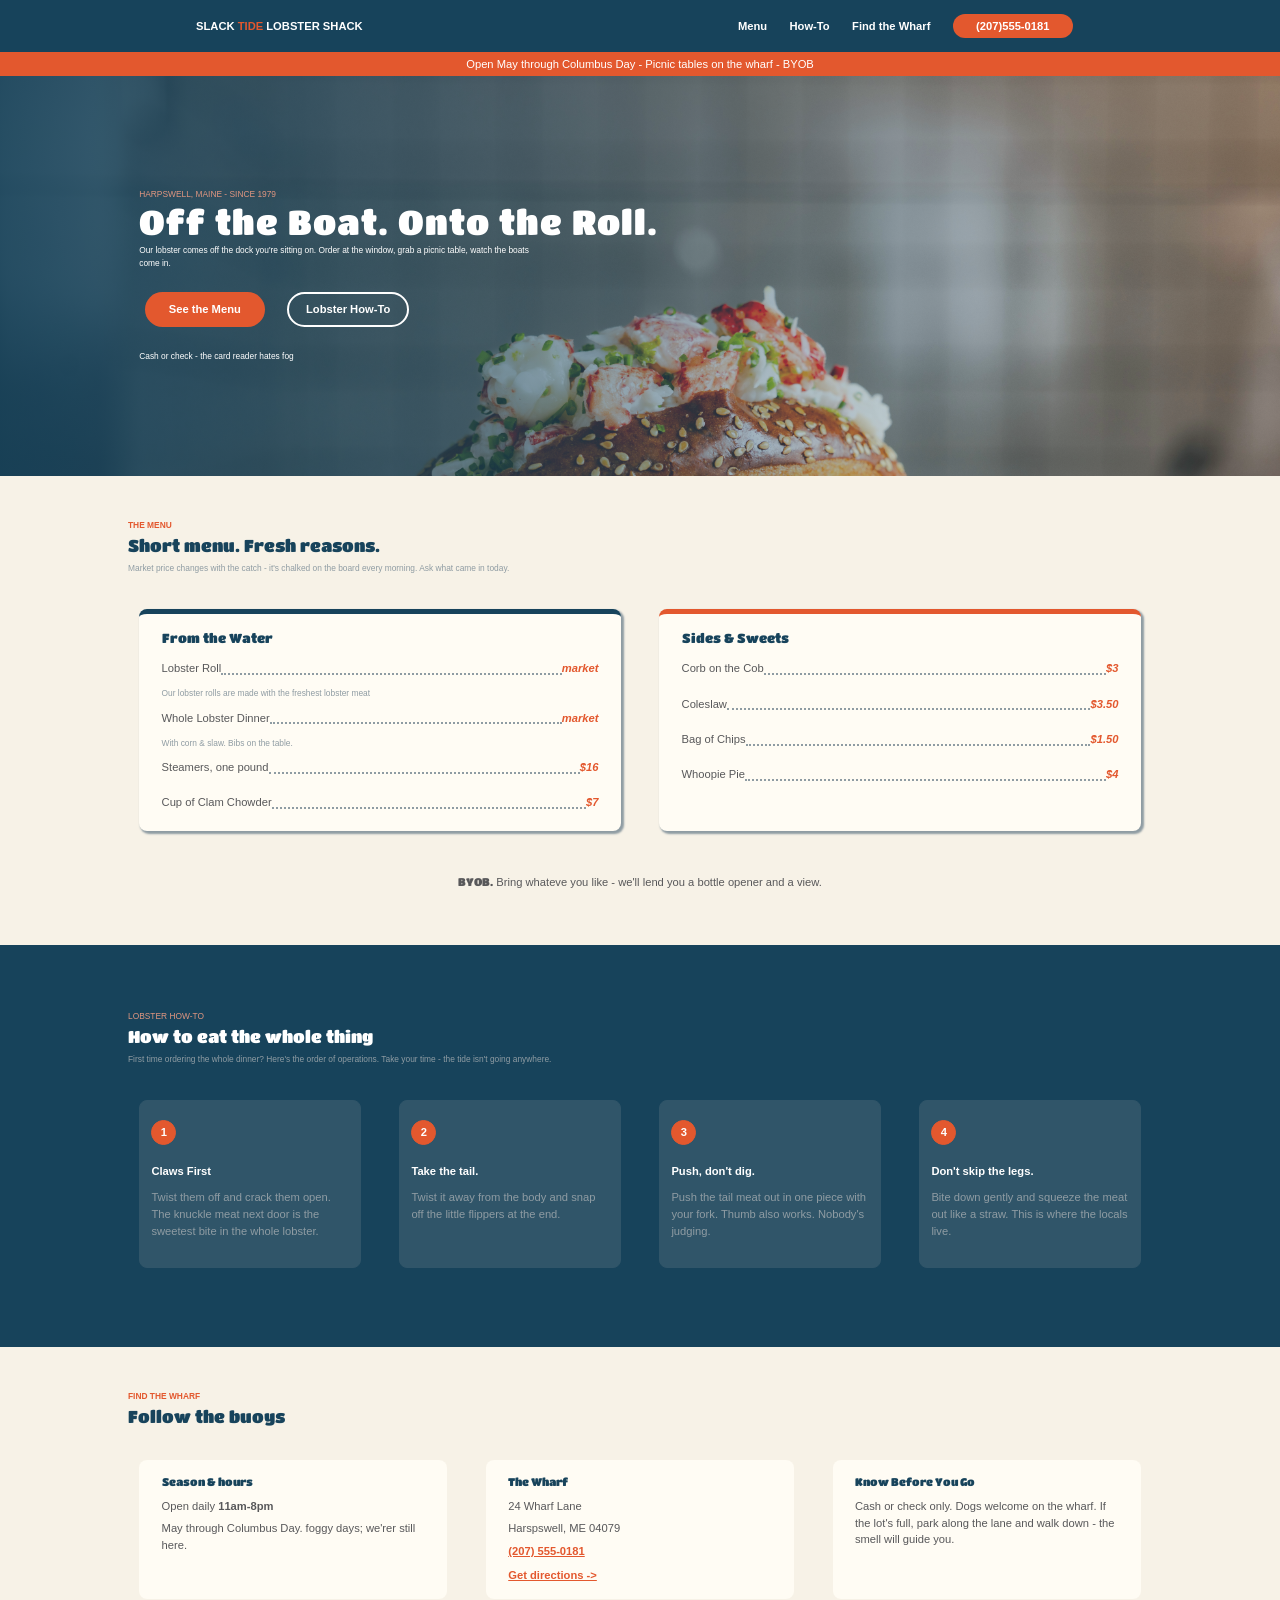
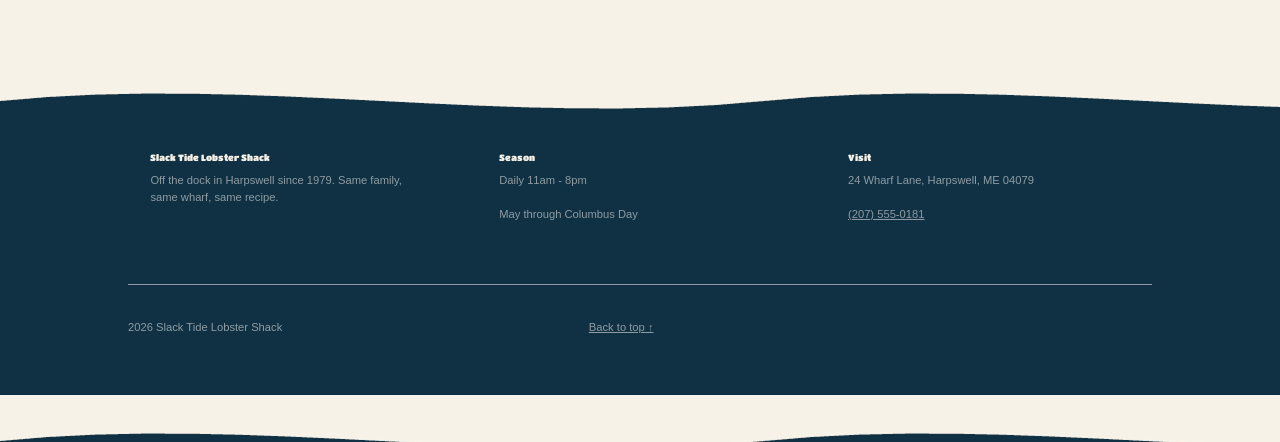
<file: index.html>
<!DOCTYPE html>
<html lang="en">
<head>
    <meta charset="UTF-8">
    <meta name="viewport" content="width=device-width, initial-scale=1.0">
    <title>Maine Lobster</title>

    <link rel="stylesheet" href="css/normalize.css">
    <link rel="stylesheet" href="css/styles.css">
    <link rel="preconnect" href="https://fonts.googleapis.com">
    <link rel="preconnect" href="https://fonts.gstatic.com" crossorigin>
    <link href="https://fonts.googleapis.com/css2?family=Gabarito:wght@400..900&family=Lexend:wght@100..900&family=Roboto:ital,wght@0,100..900;1,100..900&family=Source+Sans+3:ital,wght@0,200..900;1,200..900&family=Titan+One&display=swap" rel="stylesheet">
    <link rel="stylesheet" href="https://fonts.googleapis.com/css2?family=Material+Symbols+Outlined:opsz,wght,FILL,GRAD@20..48,100..700,0..1,-50..200&icon_names=menu" />
</head>
<body>
    <header>
        <nav>
            <section class="nav-container">
            <a class="logo" href="#headline">SLACK <span class="special" > TIDE </span> LOBSTER SHACK</a>
            <ul>
                <li class="navbar-list"><a href="#menu">Menu</a></li>
                <li class="navbar-list"><a href="#how-to">How-To</a></li>
                <li class="navbar-list"><a href="#find-the-wharf">Find the Wharf</a></li>
                <li class="navbar-list"><a href="#+12075550181" class="call">(207)555-0181</a></li>
                <li class="burger"><span class="material-symbols-outlined">
menu</span></li>
            </ul>
        </section>
        </nav>
    </header>
     <p class="ofert">Open May through Columbus Day - Picnic tables on the wharf - BYOB</p>
    <main>
        <section class="headline" id="headline">
            <h4 class="foundation">HARPSWELL, MAINE - SINCE 1979</h4>
            <h1>Off the Boat. Onto the Roll.</h1>
             <p class="headline-text">Our lobster comes off the dock you're sitting on. Order at the window, grab a picnic table, watch the boats come in.</p>
        <section class="buttom-menu">
            <a href="#menu" class="call btn-active">See the Menu</a>
            <a href="#how-to" class="call btn-inactive">Lobster How-To</a>
        </section>
        <p class="headline-text">Cash or check - the card reader hates fog</p>
        </section>
    </main>
    <section >
        <section class="menu" id="menu">
        <h4 class="foundation menu-tag">The Menu</h4>
        <h2 class="subtitle">Short menu. Fresh reasons.</h2>
        <p class="description">Market price changes with the catch - it's chalked on the board every morning. Ask what came in today.</p>
            <section class="menu-down">
                <section class="card">
                <h3 class="subtitle-card">From the Water</h3>
                <ul class="menu-items">
                    <li>
                        <section class="lines">
                            <p class="names">Lobster Roll</p>
                            <p class="dot"></p>
                            <p class="price">market</p>
                        </section>
                        <p class="description">Our lobster rolls are made with the freshest lobster meat</p>
                    </li>
                    <li>
                        <section class="lines">
                            <p class="names">Whole Lobster Dinner</p>
                            <p class="dot"></p>
                            <p class="price">market</p>
                            </section>
                            <p class="description">With corn & slaw. Bibs on the table.</p>
                    </li>
                    <li>
                        <section class="lines">
                            <p class="names">Steamers, one pound</p>
                            <p class="dot"></p>
                            <p class="price">$16</p>
                        </section>
                    </li>
                    <li>
                        <section class="lines">
                            <p class="names">Cup of Clam Chowder</p>
                            <p class="dot"></p>
                            <p class="price">$7</p>
                        </section>
                    </li>
                </ul>
            </section>
            <section class="card line-change">
                <h3 class="subtitle-card">Sides & Sweets</h3>
                <ul class="menu-items">
                    <li>
                        <section class="lines">
                            <p class="names">Corb on the Cob</p>
                            <p class="dot"></p>
                            <p class="price">$3</p>
                        </section>
                    </li>
                    <li>
                        <section class="lines">
                            <p class="names">Coleslaw</p>
                            <p class="dot"></p>
                            <p class="price">$3.50</p>
                        </section>
                    </li>
                    <li> 
                        <section class="lines">
                            <p class="names">Bag of Chips</p>
                            <p class="dot"></p>
                            <p class="price">$1.50</p>
                        </section>
                    </li>
                    <li>
                        <section class="lines">
                            <p class="names">Whoopie Pie</p>
                            <p class="dot"></p>
                            <p class="price">$4</p>
                        </section>
                    </li>
                </ul>
            </section>
        </section>
        <p class="byob"><strong>BYOB.</strong> Bring whateve you like - we'll lend you a bottle opener and a view.</p>
    </section>
    <section class="how-to" id="how-to"">
        <section class="menu">
            <h4 class="foundation">LOBSTER HOW-TO</h4>
            <h2 class="subtitle active-text">How to eat the whole thing</h2>
            <p class="description">First time ordering the whole dinner? Here's the order of operations. Take your time - the tide isn't going anywhere.</p>
            <section class="menu-down cards-two-column">
                <section class="card card-how-to">
                    <h4 class="card-number">1</h4>
                    <h4 class="card-description-title">Claws First</h4>
                    <p class="card-description">Twist them off and crack them open. The knuckle meat next door is the sweetest bite in the whole lobster.</p>
                </section>
                <section class="card card-how-to">
                    <h4 class="card-number">2</h4>
                    <h4 class="card-description-title">Take the tail.</h4>
                    <p class="card-description">Twist it away from the body and snap off the little flippers at the end.</p>
                </section>
                <section class="card card-how-to">
                    <h4 class="card-number">3</h4>
                    <h4 class="card-description-title">Push, don't dig.</h4>
                     <p class="card-description">Push the tail meat out in one piece with your fork. Thumb also works. Nobody's judging.</p>
                </section>
                <section class="card card-how-to">
                    <h4 class="card-number">4</h4>
                    <h4 class="card-description-title">Don't skip the legs.</h4>
                    <p class="card-description">Bite down gently and squeeze the meat out like a straw. This is where the locals live.</p>
                </section>
            </section>
        </section>
    </section>
    <section class="information" id="find-the-wharf">
       <section class="menu">
        <h4 class="foundation menu-tag">FIND THE WHARF</h4>
         <h2 class="subtitle">Follow the buoys</h2>
           <section class="menu-down">
            <section class="card card-details">
                <h4 class="subtitle-card">Season & hours</h4>
                <p class="card-text">Open daily <strong> 11am-8pm</strong></p>
                <p class="card-text">May through Columbus Day. foggy days; we'rer still here. </p>
            </section>
            <section class="card card-details">
                <h4 class="subtitle-card">The Wharf</h4>
                <p class="card-text">24 Wharf Lane</p>
                <p class="card-text">Harspswell, ME 04079</p>
                <a  class="links" href="#">(207) 555-0181</a>
                <a class="links" >Get directions -></a>
            </section>
            <section class="card card-details">
                <h4 class="subtitle-card">Know Before You Go</h4>
                <p class="card-text">Cash or check only. Dogs welcome on the wharf. If the lot's full, park along the lane and walk down - the smell will guide you.</p>
            </section>
           </section>
       </section>
    </section>
    <footer> 
        <section class="menu">
            <section class="menu-down">
            <section class=" card card-footer" >
                <h5 class="subtitle-card subtitle-color">Slack Tide Lobster Shack</h5>
                <p class="card-description">Off the dock in Harpswell since 1979. Same family, same wharf, same recipe.</p>
            </section>
            <section class=" card card-footer">
                <h5 class="subtitle-card subtitle-color">Season</h5>
                <p class="card-description">Daily 11am - 8pm</p>
                <p class="card-description">May through Columbus Day</p>
            </section>
            <section class=" card card-footer">
                 <h5 class="subtitle-card subtitle-color">Visit</h5>
                <p class="card-description">24 Wharf Lane, Harpswell, ME 04079</p>
                <a class="card-description card-underline-text" href="#">(207) 555-0181</a>
            </section>
            </section>
            <section class="menu back-to-top">
                <p class="card-description">2026 Slack Tide Lobster Shack</p>
                <a class="card-description card-underline-text" href="">Back to top ↑</a>
            </section>
          
        </section>
    </footer>
</body>
</html>
</file>
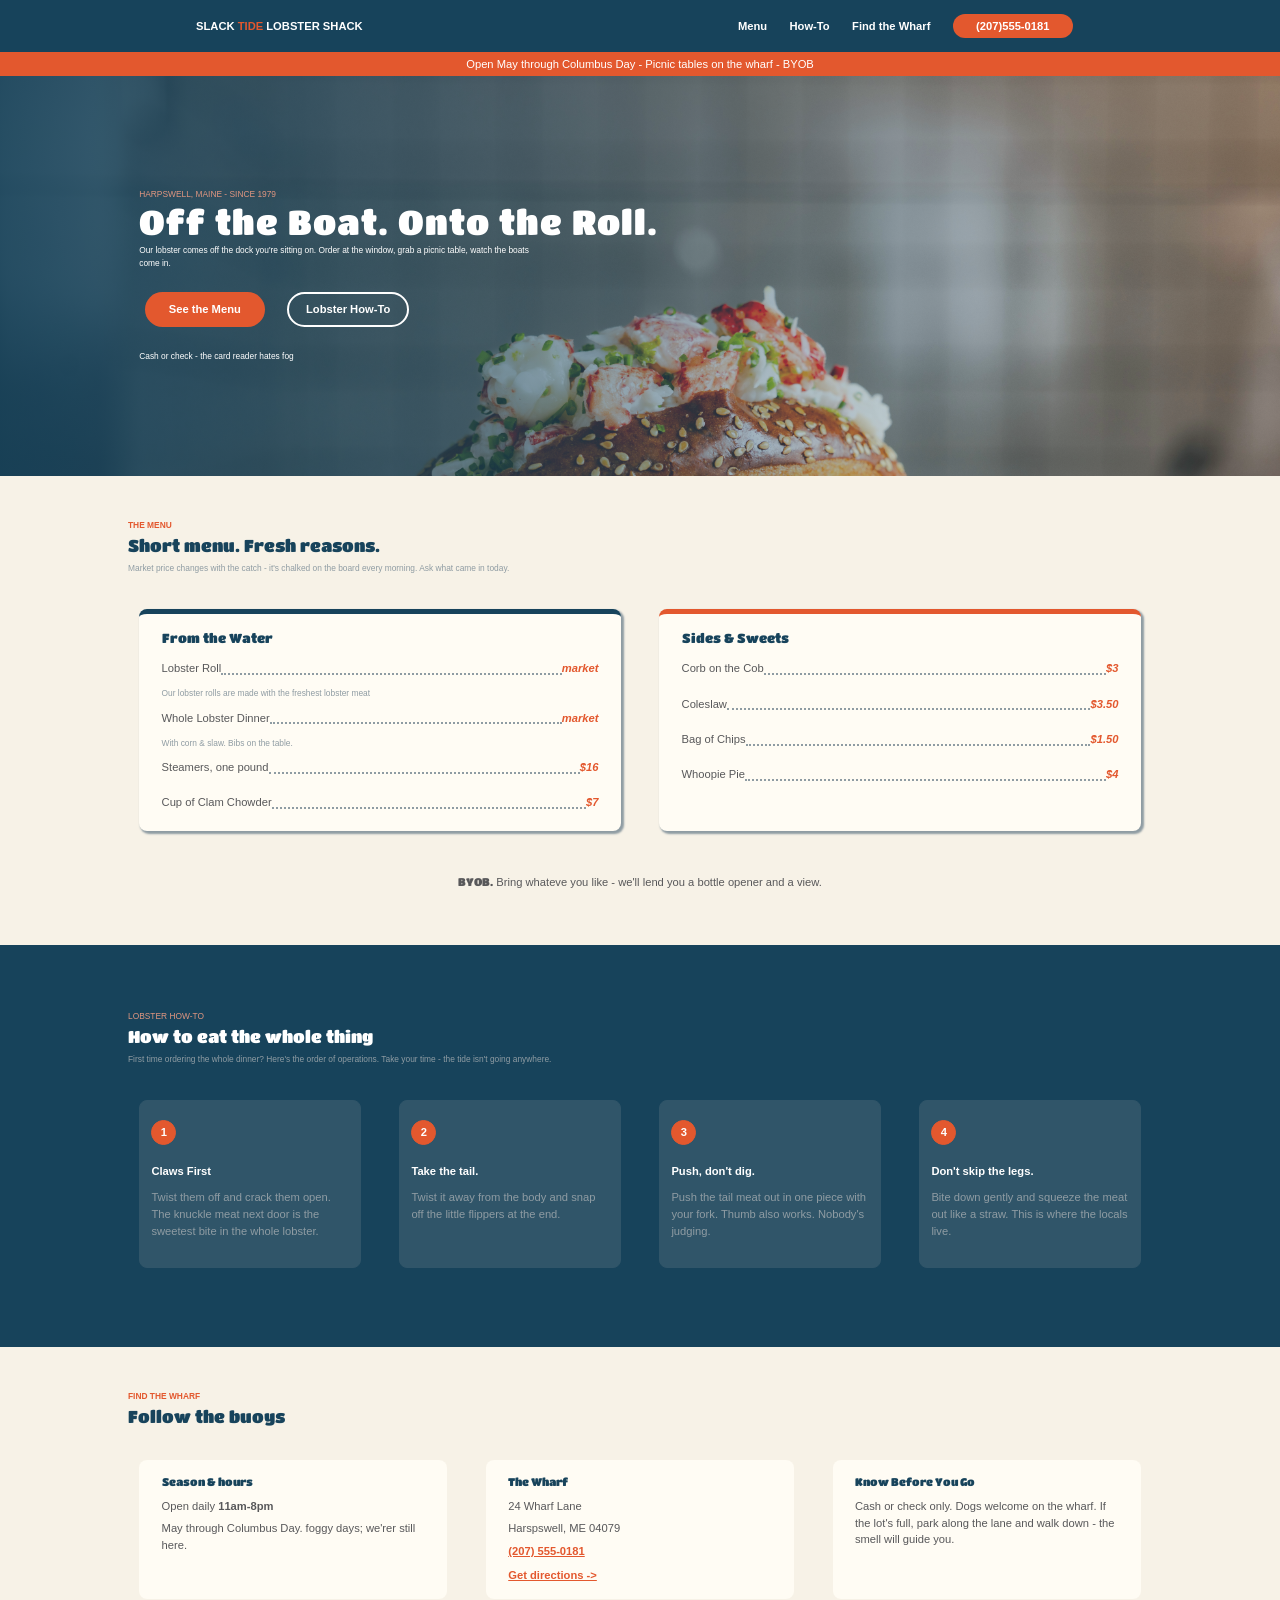
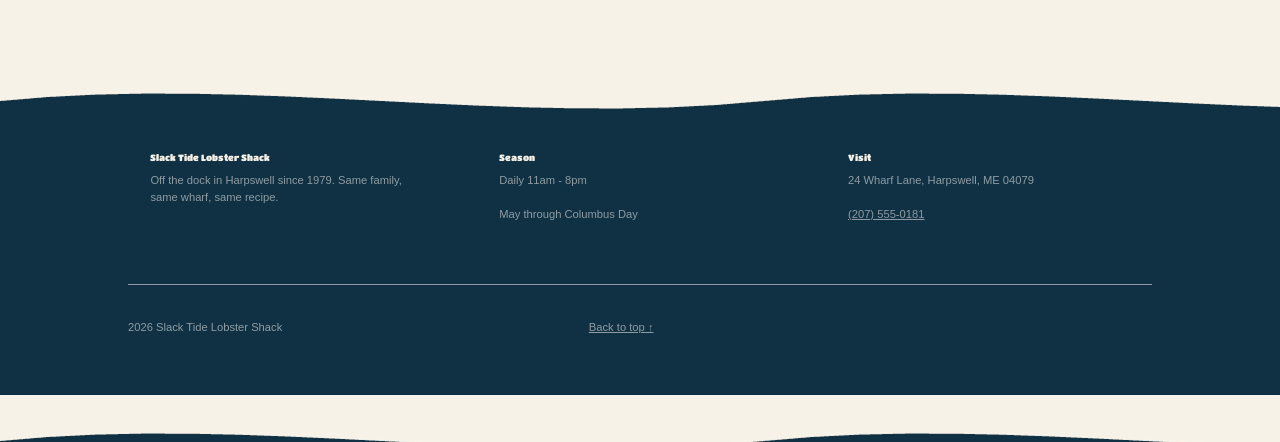
<file: mainelobster.html>
<!DOCTYPE html>
<html lang="en">
<head>
    <meta charset="UTF-8">
    <meta name="viewport" content="width=device-width, initial-scale=1.0">
    <title>Maine Lobster</title>

    <link rel="stylesheet" href="css/normalize.css">
    <link rel="stylesheet" href="css/styles.css">
    <link rel="preconnect" href="https://fonts.googleapis.com">
    <link rel="preconnect" href="https://fonts.gstatic.com" crossorigin>
    <link href="https://fonts.googleapis.com/css2?family=Gabarito:wght@400..900&family=Lexend:wght@100..900&family=Roboto:ital,wght@0,100..900;1,100..900&family=Source+Sans+3:ital,wght@0,200..900;1,200..900&family=Titan+One&display=swap" rel="stylesheet">
    <link rel="stylesheet" href="https://fonts.googleapis.com/css2?family=Material+Symbols+Outlined:opsz,wght,FILL,GRAD@20..48,100..700,0..1,-50..200&icon_names=menu" />
</head>
<body>
    <header>
        <nav>
            <section class="nav-container">
            <a class="logo" href="#">SLACK <span class="special" > TIDE </span> LOBSTER SHACK</a>
            <ul>
                <li class="navbar-list"><a href="#">Menu</a></li>
                <li class="navbar-list"><a href="#">How-To</a></li>
                <li class="navbar-list"><a href="#">Find the Wharf</a></li>
                <li class="navbar-list"><a href="#" class="call">(207)555-0181</a></li>
                <li class="burger"><span class="material-symbols-outlined">
menu</span></li>
            </ul>
        </section>
        </nav>
    </header>
     <p class="ofert">Open May through Columbus Day - Picnic tables on the wharf - BYOB</p>
    <main>
        <section class="headline">
            <h4 class="foundation">HARPSWELL, MAINE - SINCE 1979</h4>
            <h1>Off the Boat. Onto the Roll.</h1>
             <p class="headline-text">Our lobster comes off the dock you're sitting on. Order at the window, grab a picnic table, watch the boats come in.</p>
        <section class="buttom-menu">
            <a href="#" class="call btn-active">See the Menu</a>
            <a href="#" class="call btn-inactive">Lobster How-To</a>
        </section>
        <p class="headline-text">Cash or check - the card reader hates fog</p>
        </section>
    </main>
    <section >
        <section class="menu">
        <h4 class="foundation menu-tag">The Menu</h4>
        <h2 class="subtitle">Short menu. Fresh reasons.</h2>
        <p class="description">Market price changes with the catch - it's chalked on the board every morning. Ask what came in today.</p>
            <section class="menu-down">
                <section class="card">
                <h3 class="subtitle-card">From the Water</h3>
                <ul class="menu-items">
                    <li>
                        <section class="lines">
                            <p class="names">Lobster Roll</p>
                            <p class="dot"></p>
                            <p class="price">market</p>
                        </section>
                        <p class="description">Our lobster rolls are made with the freshest lobster meat</p>
                    </li>
                    <li>
                        <section class="lines">
                            <p class="names">Whole Lobster Dinner</p>
                            <p class="dot"></p>
                            <p class="price">market</p>
                            </section>
                            <p class="description">With corn & slaw. Bibs on the table.</p>
                    </li>
                    <li>
                        <section class="lines">
                            <p class="names">Steamers, one pound</p>
                            <p class="dot"></p>
                            <p class="price">$16</p>
                        </section>
                    </li>
                    <li>
                        <section class="lines">
                            <p class="names">Cup of Clam Chowder</p>
                            <p class="dot"></p>
                            <p class="price">$7</p>
                        </section>
                    </li>
                </ul>
            </section>
            <section class="card line-change">
                <h3 class="subtitle-card">Sides & Sweets</h3>
                <ul class="menu-items">
                    <li>
                        <section class="lines">
                            <p class="names">Corb on the Cob</p>
                            <p class="dot"></p>
                            <p class="price">$3</p>
                        </section>
                    </li>
                    <li>
                        <section class="lines">
                            <p class="names">Coleslaw</p>
                            <p class="dot"></p>
                            <p class="price">$3.50</p>
                        </section>
                    </li>
                    <li> 
                        <section class="lines">
                            <p class="names">Bag of Chips</p>
                            <p class="dot"></p>
                            <p class="price">$1.50</p>
                        </section>
                    </li>
                    <li>
                        <section class="lines">
                            <p class="names">Whoopie Pie</p>
                            <p class="dot"></p>
                            <p class="price">$4</p>
                        </section>
                    </li>
                </ul>
            </section>
        </section>
        <p class="byob"><strong>BYOB.</strong> Bring whateve you like - we'll lend you a bottle opener and a view.</p>
    </section>
    <section class="how-to">
        <section class="menu">
            <h4 class="foundation">LOBSTER HOW-TO</h4>
            <h2 class="subtitle active-text">How to eat the whole thing</h2>
            <p class="description">First time ordering the whole dinner? Here's the order of operations. Take your time - the tide isn't going anywhere.</p>
            <section class="menu-down cards-two-column">
                <section class="card card-how-to">
                    <h4 class="card-number">1</h4>
                    <h4 class="card-description-title">Claws First</h4>
                    <p class="card-description">Twist them off and crack them open. The knuckle meat next door is the sweetest bite in the whole lobster.</p>
                </section>
                <section class="card card-how-to">
                    <h4 class="card-number">2</h4>
                    <h4 class="card-description-title">Take the tail.</h4>
                    <p class="card-description">Twist it away from the body and snap off the little flippers at the end.</p>
                </section>
                <section class="card card-how-to">
                    <h4 class="card-number">3</h4>
                    <h4 class="card-description-title">Push, don't dig.</h4>
                     <p class="card-description">Push the tail meat out in one piece with your fork. Thumb also works. Nobody's judging.</p>
                </section>
                <section class="card card-how-to">
                    <h4 class="card-number">4</h4>
                    <h4 class="card-description-title">Don't skip the legs.</h4>
                    <p class="card-description">Bite down gently and squeeze the meat out like a straw. This is where the locals live.</p>
                </section>
            </section>
        </section>
    </section>
    <section class="information">
       <section class="menu">
        <h4 class="foundation menu-tag">FIND THE WHARF</h4>
         <h2 class="subtitle">Follow the buoys</h2>
           <section class="menu-down">
            <section class="card card-details">
                <h4 class="subtitle-card">Season & hours</h4>
                <p class="card-text">Open daily <strong> 11am-8pm</strong></p>
                <p class="card-text">May through Columbus Day. foggy days; we'rer still here. </p>
            </section>
            <section class="card card-details">
                <h4 class="subtitle-card">The Wharf</h4>
                <p class="card-text">24 Wharf Lane</p>
                <p class="card-text">Harspswell, ME 04079</p>
                <a  class="links" href="#">(207) 555-0181</a>
                <a class="links" >Get directions -></a>
            </section>
            <section class="card card-details">
                <h4 class="subtitle-card">Know Before You Go</h4>
                <p class="card-text">Cash or check only. Dogs welcome on the wharf. If the lot's full, park along the lane and walk down - the smell will guide you.</p>
            </section>
           </section>
       </section>
    </section>
    <footer> 
        <section class="menu">
            <section class="menu-down">
            <section class=" card card-footer" >
                <h5 class="subtitle-card subtitle-color">Slack Tide Lobster Shack</h5>
                <p class="card-description">Off the dock in Harpswell since 1979. Same family, same wharf, same recipe.</p>
            </section>
            <section class=" card card-footer">
                <h5 class="subtitle-card subtitle-color">Season</h5>
                <p class="card-description">Daily 11am - 8pm</p>
                <p class="card-description">May through Columbus Day</p>
            </section>
            <section class=" card card-footer">
                 <h5 class="subtitle-card subtitle-color">Visit</h5>
                <p class="card-description">24 Wharf Lane, Harpswell, ME 04079</p>
                <a class="card-description card-underline-text" href="#">(207) 555-0181</a>
            </section>
            </section>
            <section class="menu back-to-top">
                <p class="card-description">2026 Slack Tide Lobster Shack</p>
                <a class="card-description card-underline-text" href="">Back to top ↑</a>
            </section>
          
        </section>
    </footer>
</body>
</html>
</file>
<file: css/styles.css>
:root{
    --color-primary:#17435B;
    --color-secondary:#E3582E;
    --color-secondary-light:#e09680;
    --color-text: #58585a;
    --color-accent:#3B82C4;
    --color-muted: #8F9CA3;
    --color-bg-light: #F7F2E7;
    --color-bg-card:#FFFCF4;
    --color-white: #FFFFFF;
    --color-dark: #392434;
    --color--bg-dark-card: #305569;
    --color-primary-strong:#0F3143;
}
html{
    font-size: 70%;
}
*{
    margin: 0;
    padding: 0;
    box-sizing: border-box;
    font-family: Helvetica, Sans serif;
}
body{
    margin: 0 auto;
    text-align: center;
    background: var(--color-bg-light);
    color: var(--color-text);
}
header{
    display: flex;
    background: var(--color-primary);
    width: 100%;
}


.logo .special{
    color: var(--color-secondary);
    font-weight: bold;
}
a{
    color: var(--color-white);; 
    font-weight: bold;
    text-decoration: none;

}
nav{
    align-content: center;
    padding: 1rem 2rem;
    width: 100%;
}
.nav-container
{
    display: flex;
    justify-content: space-around;
    align-items: center;
    align-content: center;
    max-width: 100%;
    min-width: min-content;
    margin: 0 auto;
    gap: 2rem;
    padding: 0.25rem;
}

ul{
    display: flex;
    justify-content: flex-end;
    list-style-type: none;
    align-items: center;
    gap: 2rem;
    padding: 0 1rem;
}
.call{
    display: flex;
    justify-content: center;
    background: var(--color-secondary);
    padding: 0.5rem 1rem;
    border-radius: 2.5rem;
    min-width: 120px;

}
.burger{
    display: none;
    color: var(--color-white);;
}
.ofert{
    margin: 0;
    padding: 0.50rem;
    background:var(--color-secondary);;
    color: var(--color-white);;
}

main{
    min-height: 400px;
    width: 100%;
    margin: 0;
    background-image: linear-gradient(to right, rgba(23, 67, 91, 0.9), rgba(240, 248, 255, 0.15)), url("../assets/mainlobster.jpg");
    min-width: 200px;
    background-size: cover;
    background-repeat: no-repeat;
    color: var(--color-white);;
    align-content: center;
   
}
.headline{
    width: 80%;
    margin: 0 auto;
    padding: 1rem;
}

.foundation{
    color:var(--color-secondary-light);
    font-size: 0.75rem;
    font-weight: 100;
    margin: 0 auto;
    text-align: left;
    text-transform: uppercase;
}
h1{
    width: 60%;
    font-family: titan one;
    letter-spacing:1px;
    text-align: left;
    font-weight: 500;
    font-size: 3rem;
    line-height: 1;
    margin-top: 0.5rem;
    margin-bottom: 0.5rem;   
}

.headline-text{
    width: 40%;
    font-size: 0.75rem;
    font-weight: 300;
    line-height: 1.5;
    text-align: left;

}


.buttom-menu{
    display: flex;
    justify-content: flex-start;
    align-items: center;
    margin: 2rem 0.5rem 2rem 0.5rem;
    gap: 2rem;
}
.btn-active{
    padding: 1rem 1.5rem;
}

.btn-inactive{
    padding: 0.80rem 1.5rem;
     background: none;
     border: 2px solid var(--color-white);
}

.menu{
    display: block;
    width: 80%;
    margin: 4rem  auto;
    text-align: left;
}
.menu-down{
    
    display: flex;
    gap:16px;
    margin:2rem 0;
    width: 100%;
}
.subtitle{
    margin: 0.50rem 0;
    font-family: titan one;
    color: var(--color-primary);  
    font-weight: lighter; 
    
}
.menu-tag{
    color: var(--color-secondary);
    font-weight: bold;
}
.subtitle-card{
    margin: 0.50rem 0;
    font-family: titan one;
    color: var(--color-primary);  
    font-weight: lighter; 
    padding: 0 1rem;
}


.description{
    width: 60%;
    margin: 0;
    color: var(--color-muted);
    font-size: 0.75rem;
    line-height: 1.25rem;
}
.card{
    display: block;
    background: var(--color-bg-card);
    border-top: 5px solid var(--color-primary);
    border-radius: 8px;
    box-shadow: 2px 2px 2px 1px var(--color-muted);
    width: 100%;
    margin: 1rem ;
    padding: 1rem ;
}
.line-change{
    border-top: 5px solid var(--color-secondary);
}

.menu-items{
    display: block;
}
.lines{
    display: flex;
    padding: 1rem 0;
    height: auto;
}
.names{
    text-align: center;
    padding: 0;
}
.dot{
    flex:1;
    border-bottom: 2px dotted var(--color-muted);
   
}
.price{
    text-align: right;
    font-weight: bold;
    font-style: italic;
    color: var(--color-secondary);
}
.byob{
    width: 100%;
    padding: 1rem;
    display: block;
    text-align: center;
}
.byob strong{
    font-family: titan one;
    font-weight: lighter;
}
.how-to{
    background: var(--color-primary);
    width: 100%;
    padding: 2rem 0 ;
}
.active-text{
    color: var(--color-white);
    font-weight: 200;
}
.card-how-to{
    background: var(--color--bg-dark-card);
    box-shadow: none;
    border: 1px solid var(--color--bg-dark-card);
     
}  
.card-number{
    border: 1px solid var(--color-secondary);
    background: var(--color-secondary);
    color: var(--color-white);
    border-radius: 3rem;
    text-align: center;
    align-content: center;
    padding: 0.25rem;
    margin: 0.75rem 0;
    width: 25px;
    height: 25px;
}
.card-description-title{
    width: 100%;
    color: var(--color-white);
    font-weight: bolder;
    padding: 1rem 0;
    
}
.card-description{
    width: 100%;
    font-weight: lighter;
    color: var(--color-muted);
    line-height: 1.5em;
    padding-bottom:1.5rem ;
}
.card-details{
    background: var(--color-bg-card);
    box-shadow: none;
    border: none;
}
.card-text{
    padding: 0.25rem 1rem;
    line-height: 1.5rem;
}
.links{
    padding: 0.5rem 1rem;
    display: block;
    color: var(--color-secondary);
    text-decoration: underline;
    font-weight: bolder;
}
.card-footer{
    background: none;
    box-shadow: none;
    text-align: left;
    border: none;
}  
.subtitle-color{
    color: var(--color-bg-light);
    padding: 0.25rem 0;
}

footer{
    background-image: url("../assets/bg-footer.png");
    color: var(--color-white);
    width: 100%;
    height: 100%;
    padding: 2rem 0;
    
    
}
footer .menu{
    height: 100%;
    background: var(--color-primary-strong);
}
footer .menu-down {
    display: flex;
    justify-content: space-between;
    gap: 2rem;
    border-bottom: 1px solid var(--color-muted);
    padding-bottom: 2rem;
    margin-bottom: 1rem;
}

.back-to-top{
    display: flex;
    justify-content: space-between;
    width: 90%;
    margin: 0;
    padding: 2rem 0;
}
.card-underline-text{
    text-decoration: underline;
}


@media (max-width: 800px){
    .navbar-list{
        display: none;
    }
   .burger{
          display: block;
    }
    .headline{
        width: 80%;
        padding: 1rem;
        margin: 0 auto;
    }
    h1{
       width: 70%;
       align-content: center;
    }
  
    .cards-two-column{
        display: grid;
        grid-template-columns: 1fr 1fr;
    }
   .card-how-to{
        width: 100%; 
    }
    
}
@media (max-width: 600px) and (min-width:350px){
    .navbar-list{
        display: none;
    }
   .burger{
          display: block;
    }
    .headline{
        height: 100%;
        width: 100%;
    }
    .menu-down{
        display:block;
        width: 100%;
    }
    .foundation{
        padding: 0 2rem;
    }
    h1{
       width: 100%;
       text-align: center;
    }
    .headline-text{
        width: 100%;
        text-align: center;
    }
    .buttom-menu{
        display: block;
    }
    .btn-active{
        margin-bottom: 1rem;
    }
}
@media (max-width: 600px) and (min-width:350px){
    
    footer .menu-down{
        display: block;
    }
    .card-footer{
        margin: 0 ;
        padding: 0;
    }
    .card-description{
        padding: 0;
    }
    .back-to-top{
        display: flex;
        justify-content: space-between;
        width: 100%;
    }
    .card-underline-text{
        text-align: right;
    }
}
</file>
